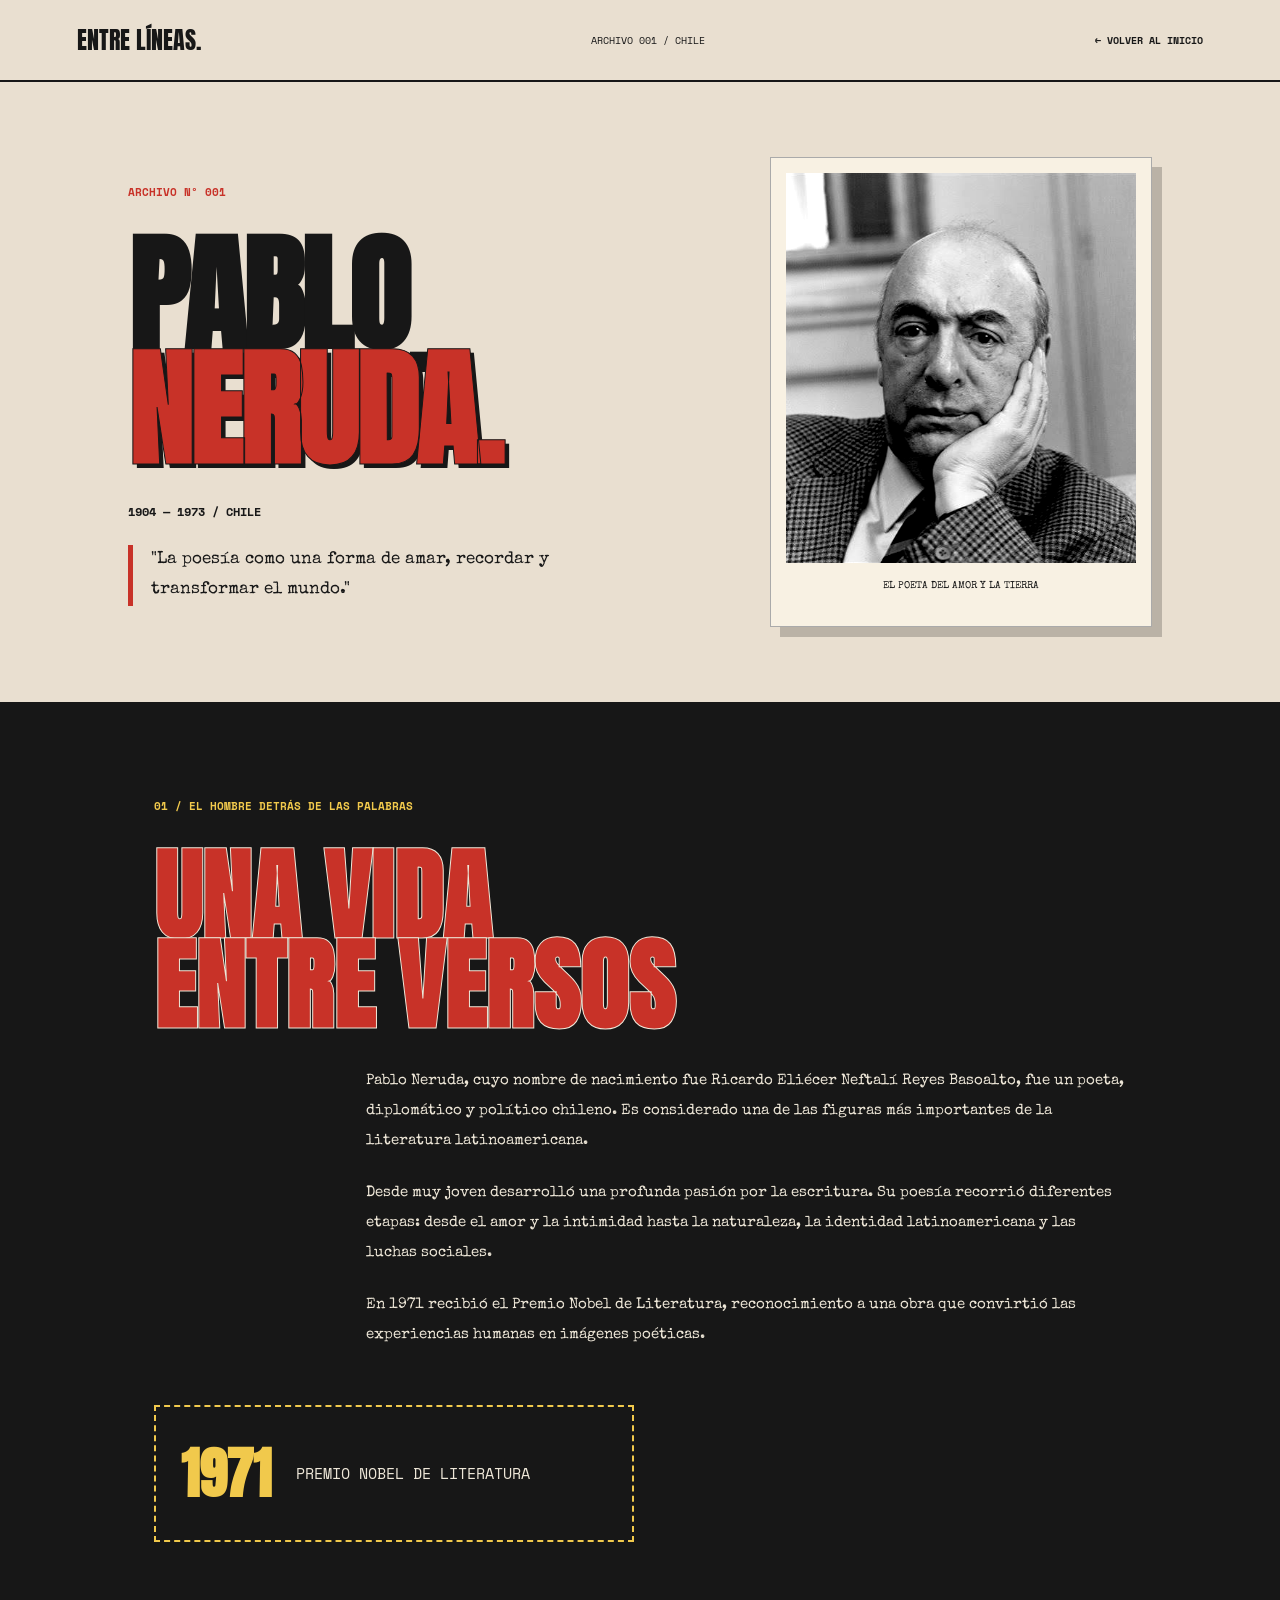
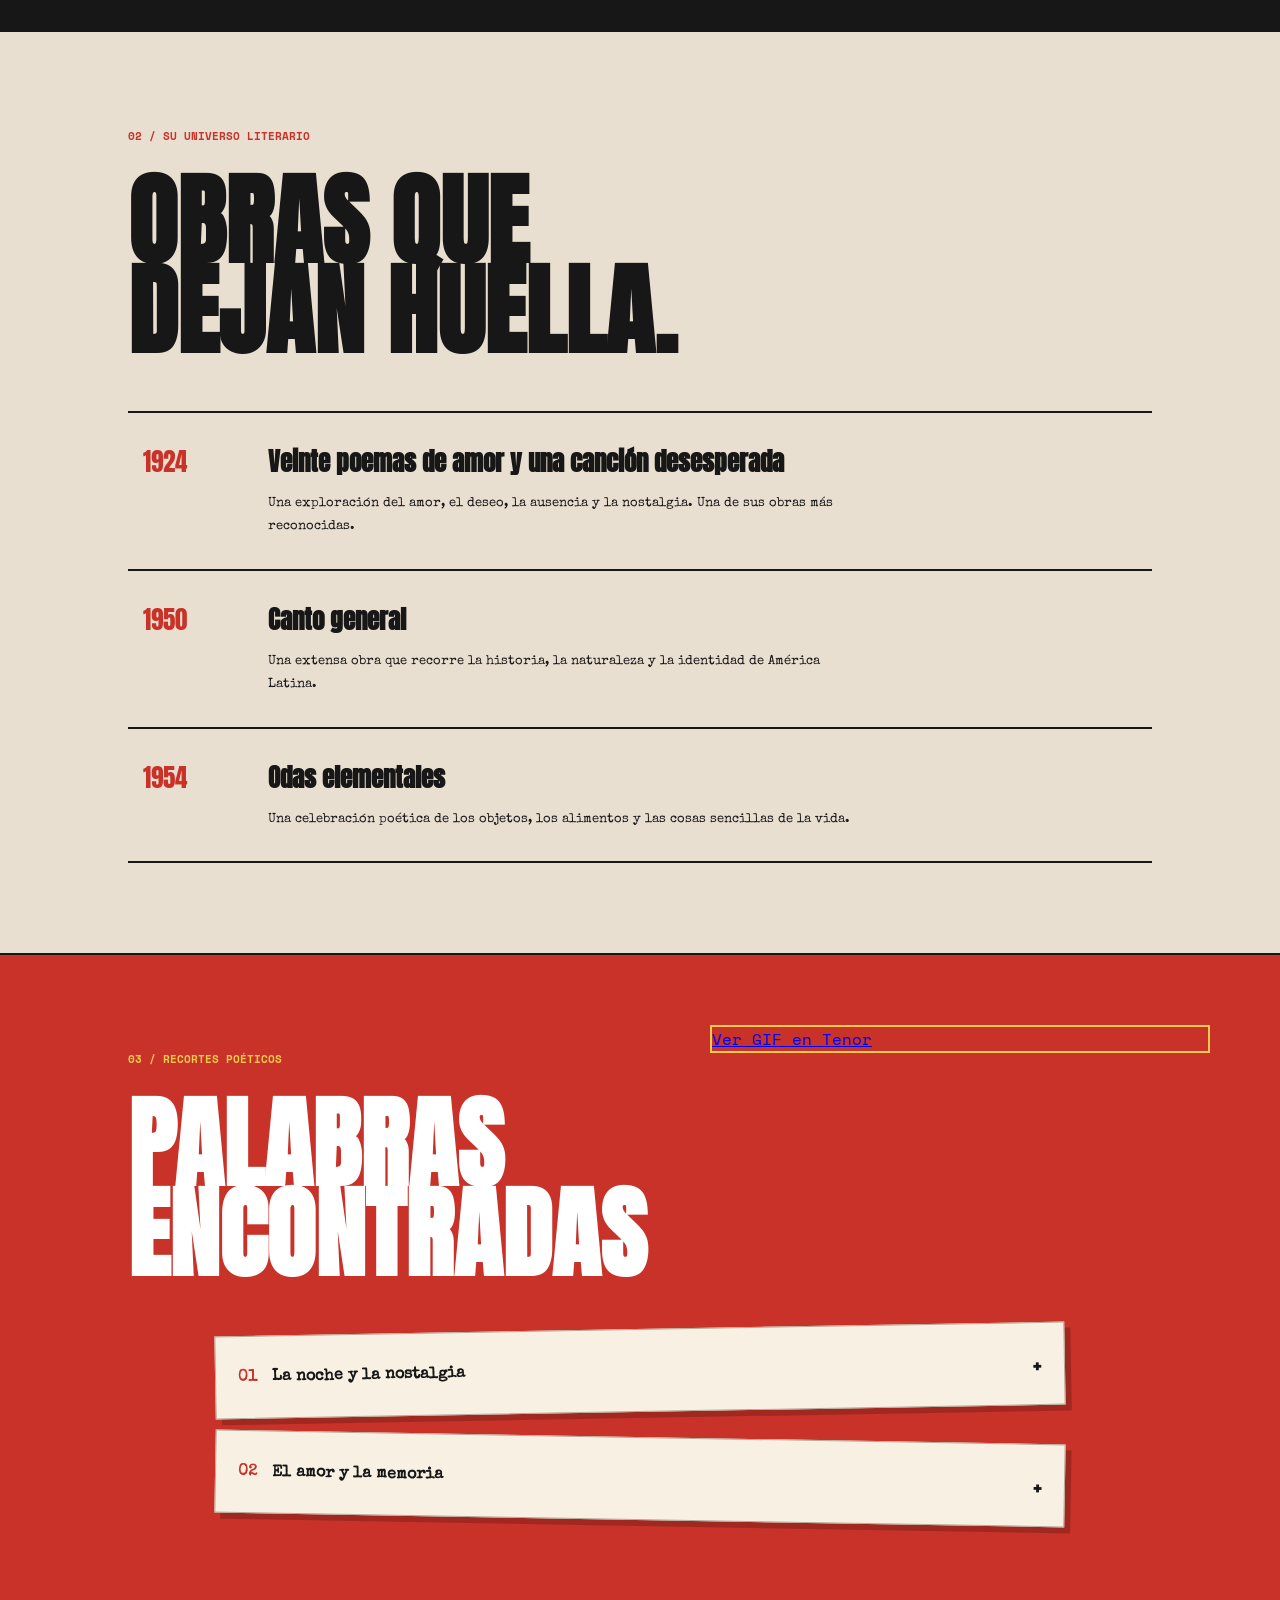
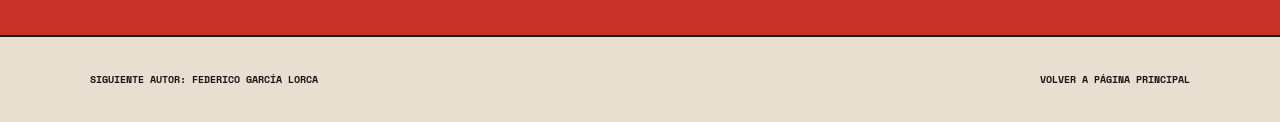
<file: autor1.html>
<!DOCTYPE html>
<html lang="es">
<head>
    <meta charset="UTF-8">
    <meta name="viewport" content="width=device-width, initial-scale=1.0">
    <title>Pablo Neruda | Entre Líneas</title>
    <link rel="stylesheet" href="poetas.css">
    <link href="https://fonts.googleapis.com/css2?family=Special+Elite&family=Anton&family=Permanent+Marker&family=Space+Mono:wght@400;700&display=swap" rel="stylesheet">
  <link
    rel="stylesheet"
    href="https://cdnjs.cloudflare.com/ajax/libs/animate.css/4.1.1/animate.min.css"
  />
</head>

<body class="pagina-poeta neruda">
     <audio autoplay loop>
      <source src="assets/musica.mp3" type="audio/mpeg">
     </audio>

<header class="poeta-header">
    <a href="index.html" class="logo">ENTRE LÍNEAS.</a>
    <span>ARCHIVO 001 / CHILE</span>
    <a href="index.html" class="volver">← VOLVER AL INICIO</a>
</header>

<main>

<section class="poeta">

    <div class="info">
        <span class="numero-archivo">ARCHIVO Nº 001</span>
        <h1 class="animate__animated animate__rotateInDownRight">PABLO_<span>NERUDA.</span></h1>
        <p class="fechas">1904 — 1973 / CHILE</p>
        <p class="frase-intro">
            "La poesía como una forma de amar,
            recordar y transformar el mundo."
        </p>
    </div>

    <div class="foto">
        <img src="assets/autor1.jpeg" alt="Retrato de Pablo Neruda">
        <span class="foto-nota">EL POETA DEL AMOR Y LA TIERRA</span>
    </div>

</section>

<section class="biografia">

    <span class="etiqueta-seccion">01 / EL HOMBRE DETRÁS DE LAS PALABRAS</span>

    <h2>UNA VIDA<br>ENTRE VERSOS</h2>

    <div class="texto-biografia">
        <p>
            Pablo Neruda, cuyo nombre de nacimiento fue
            Ricardo Eliécer Neftalí Reyes Basoalto, fue
            un poeta, diplomático y político chileno.
            Es considerado una de las figuras más importantes
            de la literatura latinoamericana.
        </p>

        <p>
            Desde muy joven desarrolló una profunda pasión
            por la escritura. Su poesía recorrió diferentes
            etapas: desde el amor y la intimidad hasta la
            naturaleza, la identidad latinoamericana y
            las luchas sociales.
        </p>

        <p>
            En 1971 recibió el Premio Nobel de Literatura,
            reconocimiento a una obra que convirtió las
            experiencias humanas en imágenes poéticas.
        </p>
    </div>

    <div class="dato-destacado">
        <strong>1971</strong>
        <span>PREMIO NOBEL DE LITERATURA</span>
    </div>

</section>

<section class="obras">
    <span class="etiqueta-seccion">02 / SU UNIVERSO LITERARIO</span>
    <h2>OBRAS QUE<br>DEJAN HUELLA.</h2>

    <div class="libro">
        <span>1924</span>
        <div>
            <h3>Veinte poemas de amor y una canción desesperada</h3>
            <p>
                Una exploración del amor, el deseo, la ausencia
                y la nostalgia. Una de sus obras más reconocidas.
            </p>
        </div>
    </div>

    <div class="libro">
        <span>1950</span>
        <div>
            <h3>Canto general</h3>
            <p>
                Una extensa obra que recorre la historia,
                la naturaleza y la identidad de América Latina.
            </p>
        </div>
    </div>

    <div class="libro">
        <span>1954</span>
        <div>
            <h3>Odas elementales</h3>
            <p>
                Una celebración poética de los objetos,
                los alimentos y las cosas sencillas de la vida.
            </p>
        </div>
    </div>

</section>

<section class="fragmentos">

    <span class="etiqueta-seccion">03 / RECORTES POÉTICOS</span>
    <h2>PALABRAS<br>ENCONTRADAS</h2>
    <div class="contenedor-gif">
        <div class="tenor-gif-embed"
         data-postid="25629423"
         data-share-method="host"
         data-aspect-ratio="2.38806"
         data-width="100%">
        <a href="https://tenor.com/view/ratatouille-remy-pure-poetry-poetry-perfect-gif-25629423">
            Ver GIF en Tenor
        </a>
        </div>
    </div>
    <details class="recorte-poema">
        <summary>
            <span>01</span>
            <strong>La noche y la nostalgia</strong>
            <span>+</span>
        </summary>
        <div class="contenido-poema">
            <p class="verso">Puedo escribir los versos más tristes esta noche.</p>
            <p>— Pablo Neruda, Poema 20.</p>
            <p>
                Una voz que transforma la ausencia y el recuerdo
                en una experiencia íntima.
            </p>
        </div>
    </details>

    <details class="recorte-poema">
        <summary>
            <span>02</span>
            <strong>El amor y la memoria</strong>
            <span>+</span>
        </summary>
        <div class="contenido-poema">
            <p>
                En su poesía amorosa, Neruda convierte los
                paisajes y las sensaciones en recuerdos.
            </p>
        </div>
    </details>

</section>

    <footer class="pie-poeta">
        <a href="autor2.html">SIGUIENTE AUTOR: FEDERICO GARCÍA LORCA</a>
        <a href="index.html">VOLVER A PÁGINA PRINCIPAL</a>
    </footer>
<script async src="https://tenor.com/embed.js"></script>
</body>
</html>
</file>
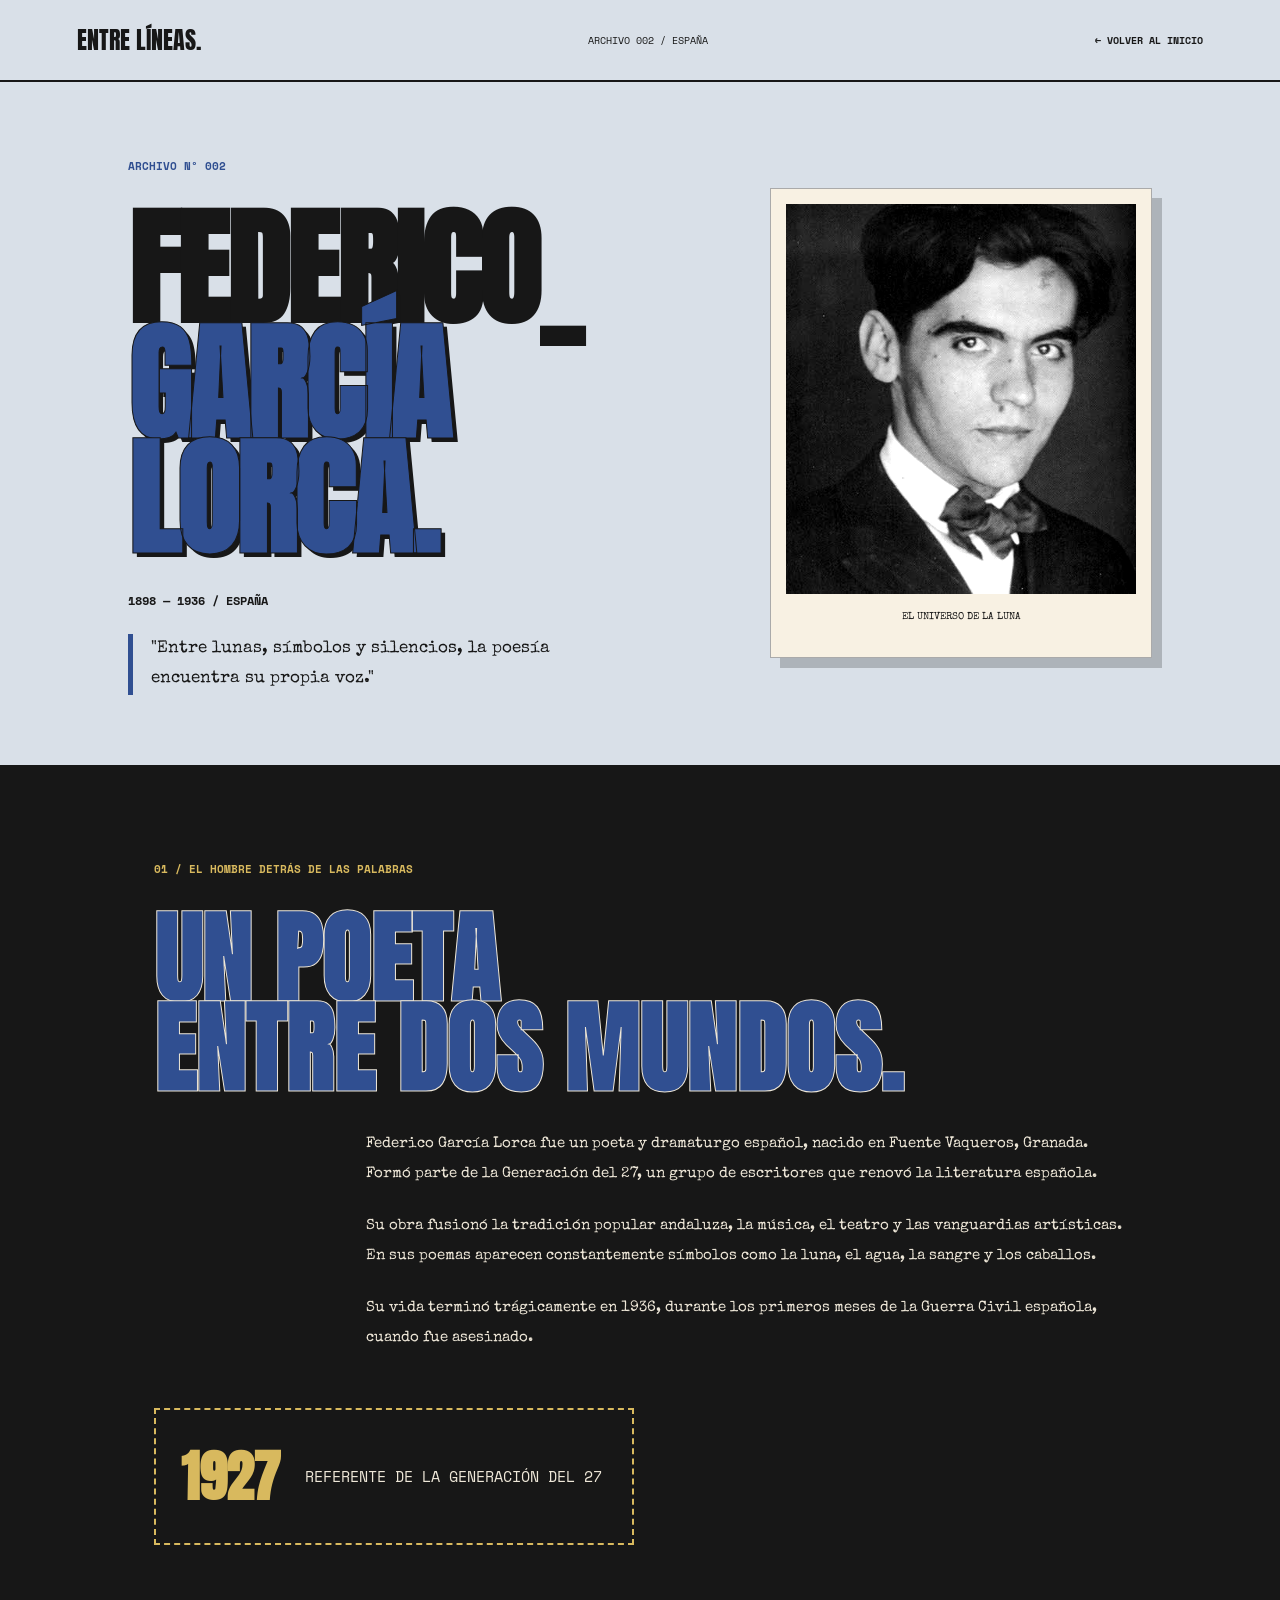
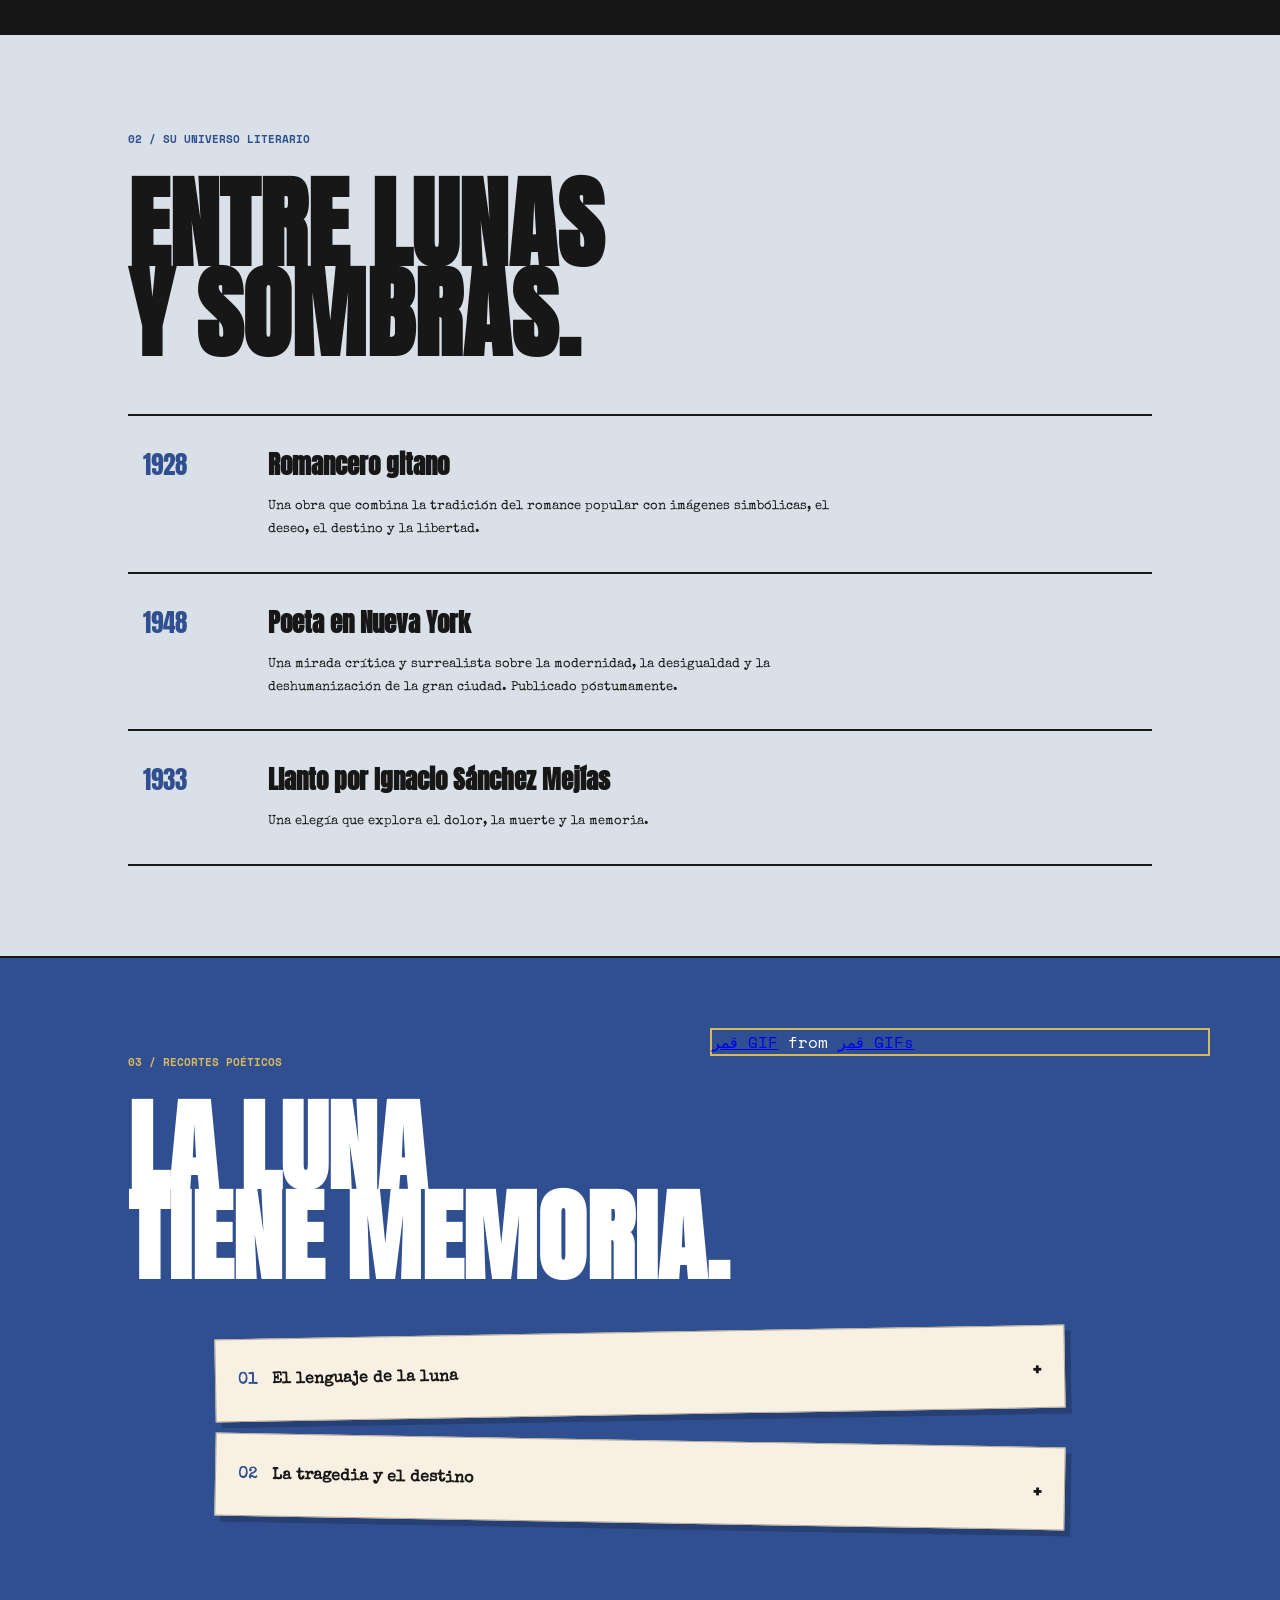
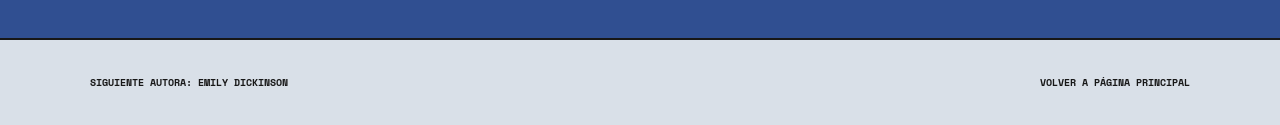
<file: autor2.html>
<!DOCTYPE html>
<html lang="es">
<head>
    <meta charset="UTF-8">
    <meta name="viewport" content="width=device-width, initial-scale=1.0">
    <title>Federico García Lorca | Entre Líneas</title>
    <link rel="stylesheet" href="poetas.css">
    <link href="https://fonts.googleapis.com/css2?family=Special+Elite&family=Anton&family=Permanent+Marker&family=Space+Mono:wght@400;700&display=swap" rel="stylesheet">
  <link
    rel="stylesheet"
    href="https://cdnjs.cloudflare.com/ajax/libs/animate.css/4.1.1/animate.min.css"
  />
</head>

<body class="pagina-poeta lorca">
     <audio autoplay loop>
      <source src="assets/musica.mp3" type="audio/mpeg">
    </audio>

<header class="poeta-header">
    <a href="index.html" class="logo">ENTRE LÍNEAS.</a>
    <span>ARCHIVO 002 / ESPAÑA</span>
    <a href="index.html" class="volver">← VOLVER AL INICIO</a>
</header>

<main>

<section class="poeta">

    <div class="info">
        <span class="numero-archivo">ARCHIVO Nº 002</span>
        <h1 class="animate__animated animate__rotateInDownLeft">FEDERICO_<span>GARCÍA LORCA.</span></h1>
        <p class="fechas">1898 — 1936 / ESPAÑA</p>
        <p class="frase-intro">
            "Entre lunas, símbolos y silencios,
            la poesía encuentra su propia voz."
        </p>
    </div>

    <div class="foto">
        <img src="assets/autor2.jpeg" alt="Retrato de Federico García Lorca">
        <span class="foto-nota">EL UNIVERSO DE LA LUNA</span>
    </div>

</section>

<section class="biografia">

    <span class="etiqueta-seccion">01 / EL HOMBRE DETRÁS DE LAS PALABRAS</span>

    <h2>UN POETA<br>ENTRE DOS MUNDOS.</h2>

    <div class="texto-biografia">
        <p>
            Federico García Lorca fue un poeta y dramaturgo
            español, nacido en Fuente Vaqueros, Granada.
            Formó parte de la Generación del 27, un grupo
            de escritores que renovó la literatura española.
        </p>

        <p>
            Su obra fusionó la tradición popular andaluza,
            la música, el teatro y las vanguardias artísticas.
            En sus poemas aparecen constantemente símbolos
            como la luna, el agua, la sangre y los caballos.
        </p>

        <p>
            Su vida terminó trágicamente en 1936,
            durante los primeros meses de la Guerra Civil
            española, cuando fue asesinado.
        </p>
    </div>

    <div class="dato-destacado">
        <strong>1927</strong>
        <span>REFERENTE DE LA GENERACIÓN DEL 27</span>
    </div>

</section>

<section class="obras">
    <span class="etiqueta-seccion">02 / SU UNIVERSO LITERARIO</span>
    <h2>ENTRE LUNAS<br>Y SOMBRAS.</h2>

    <div class="libro">
        <span>1928</span>
        <div>
            <h3>Romancero gitano</h3>
            <p>
                Una obra que combina la tradición del romance
                popular con imágenes simbólicas, el deseo,
                el destino y la libertad.
            </p>
        </div>
    </div>

    <div class="libro">
        <span>1948</span>
        <div>
            <h3>Poeta en Nueva York</h3>
            <p>
                Una mirada crítica y surrealista sobre la
                modernidad, la desigualdad y la deshumanización
                de la gran ciudad. Publicado póstumamente.
            </p>
        </div>
    </div>

    <div class="libro">
        <span>1933</span>
        <div>
            <h3>Llanto por Ignacio Sánchez Mejías</h3>
            <p>
                Una elegía que explora el dolor, la muerte
                y la memoria.
            </p>
        </div>
    </div>

</section>

<section class="fragmentos">

    <span class="etiqueta-seccion">03 / RECORTES POÉTICOS</span>
    <h2>LA LUNA<br>TIENE MEMORIA.</h2>
    <div class="contenedor-gif">
        <div class="tenor-gif-embed" 
        data-postid="17418910228073388341" 
        data-share-method="host" 
        data-aspect-ratio="1.76596" 
        data-width="100%">
        <a href="https://tenor.com/view/%D9%82%D9%85%D8%B1-gif-17418910228073388341">قمر GIF</a>
        from <a href="https://tenor.com/search/%D9%82%D9%85%D8%B1-gifs">قمر GIFs</a>
    </div> 
    </div>
    <details class="recorte-poema">
        <summary>
            <span>01</span>
            <strong>El lenguaje de la luna</strong>
            <span>+</span>
        </summary>
        <div class="contenido-poema">
            <p class="verso">Verde que te quiero verde</p>
            <p>- Federico García Lorca, Romance sonámbulo</p>
            <p>
                El color se convierte en un símbolo de misterio,
                deseo y tensión.
            </p>
        </div>
    </details>

    <details class="recorte-poema">
        <summary>
            <span>02</span>
            <strong>La tragedia y el destino</strong>
            <span>+</span>
        </summary>
        <div class="contenido-poema">
            <p>
                En su poesía y teatro, Lorca explora los conflictos
                entre los deseos individuales y las normas sociales.
            </p>
        </div>
    </details>

</section>

    <footer class="pie-poeta">
        <a href="autor3.html">SIGUIENTE AUTORA: EMILY DICKINSON</a>
        <a href="index.html">VOLVER A PÁGINA PRINCIPAL</a>
    </footer>
<script async src="https://tenor.com/embed.js"></script>
</body>
</html>
</file>
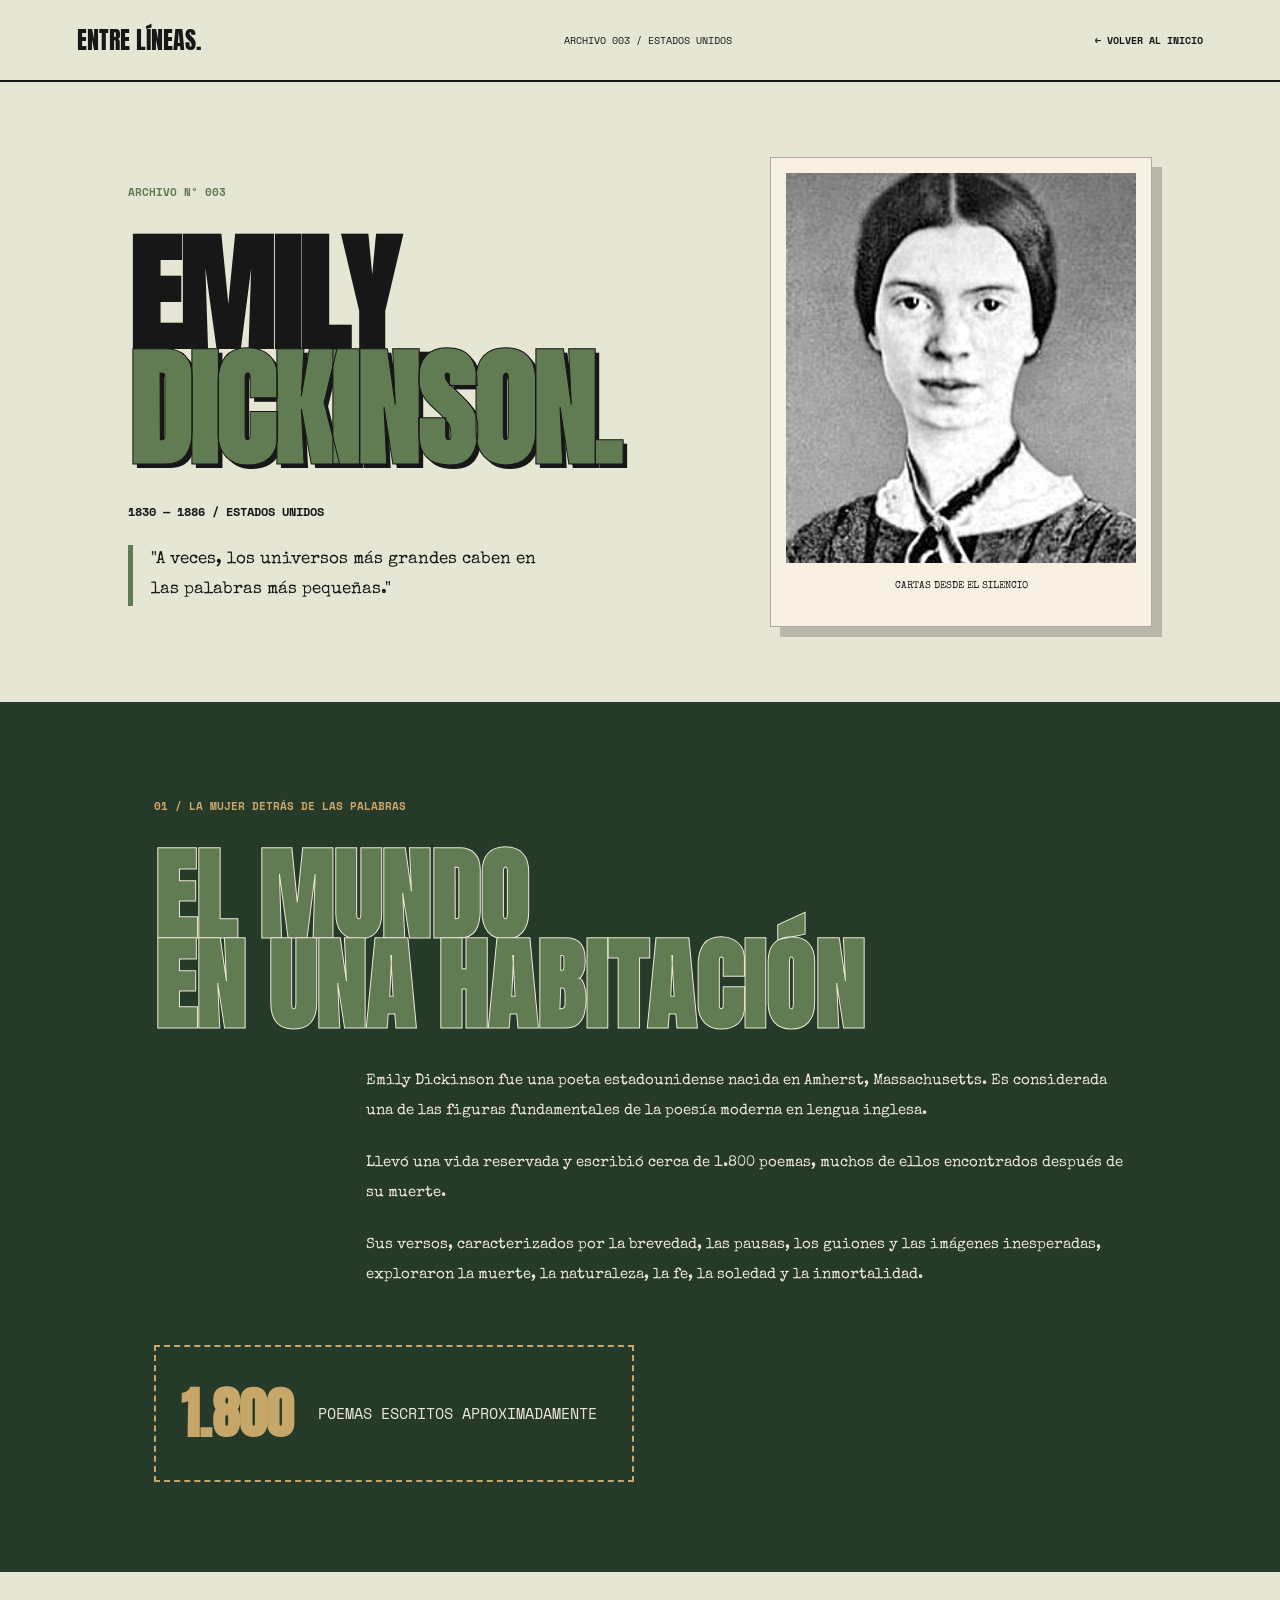
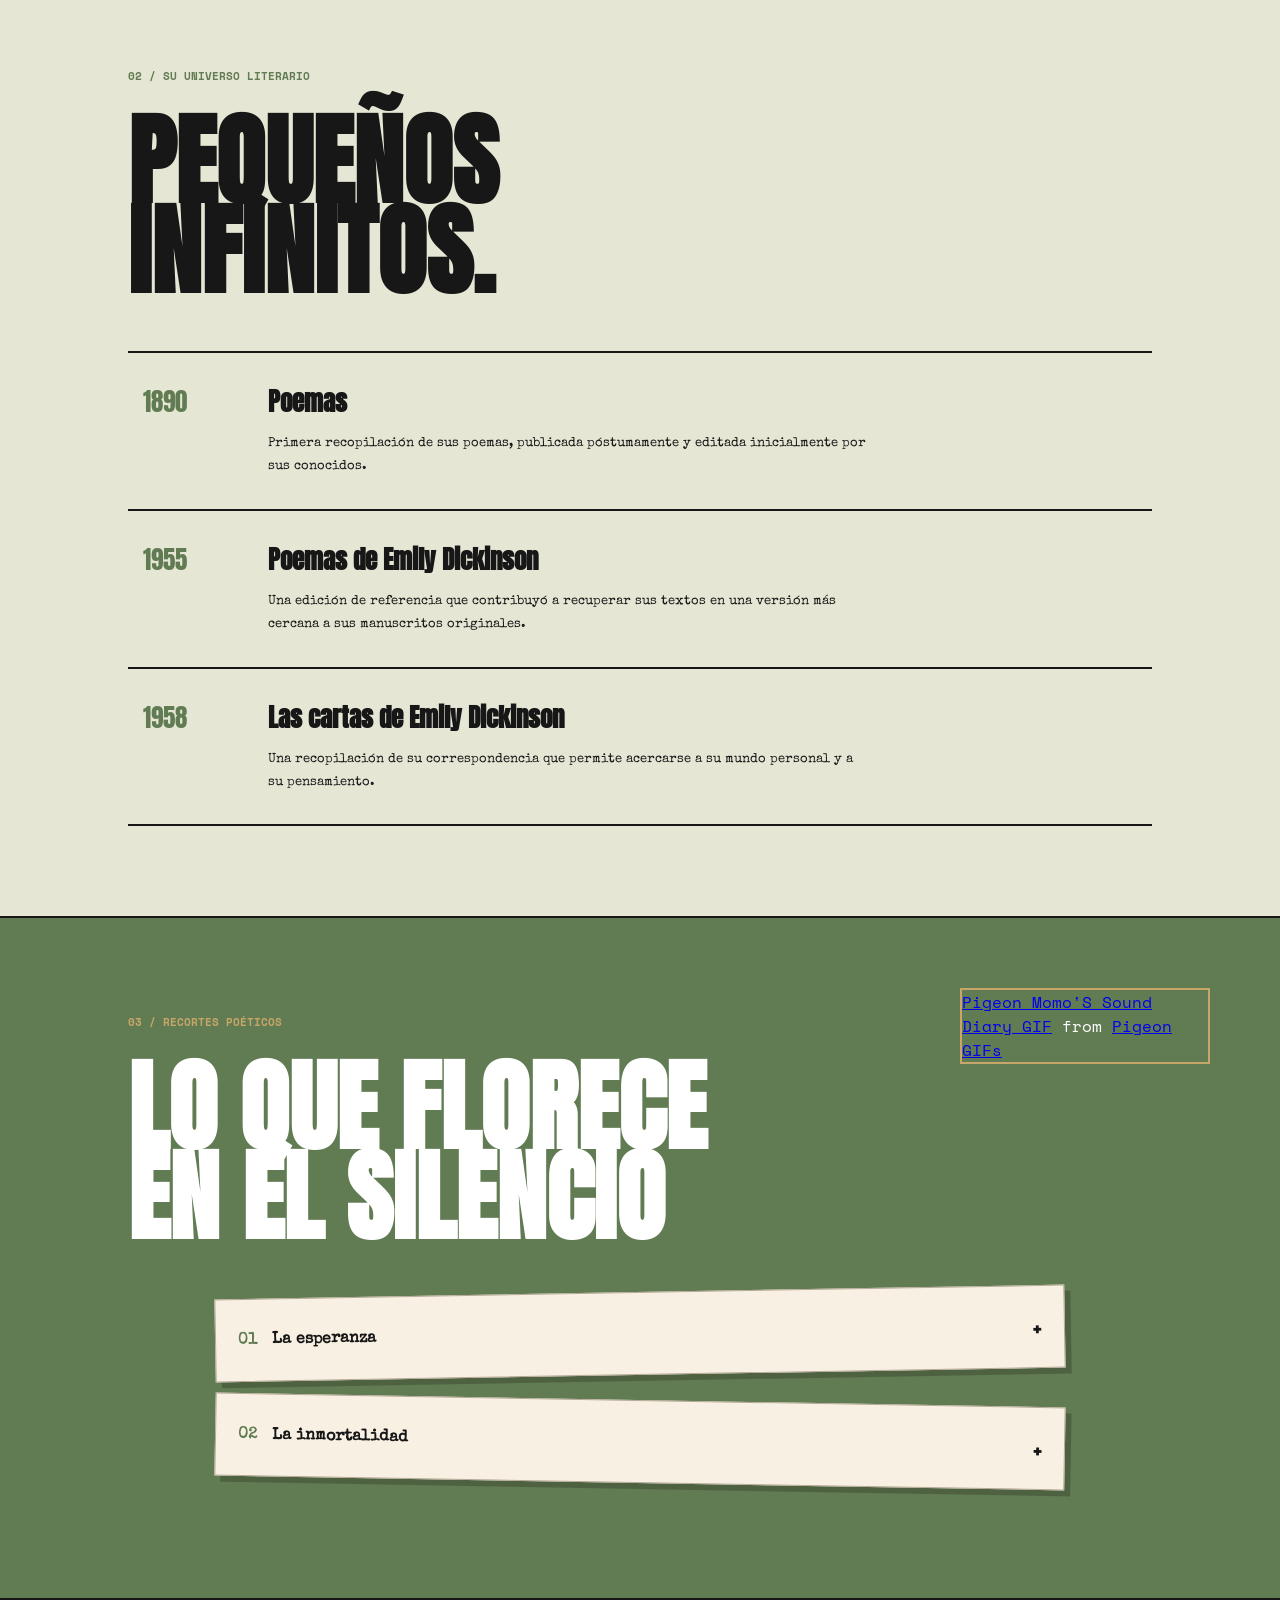
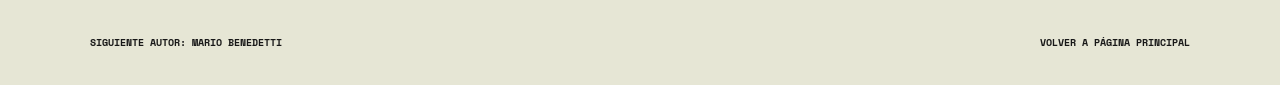
<file: autor3.html>
<!DOCTYPE html>
<html lang="es">
<head>
    <meta charset="UTF-8">
    <meta name="viewport" content="width=device-width, initial-scale=1.0">
    <title>Emily Dickinson | Entre Líneas</title>
    <link rel="stylesheet" href="poetas.css">
    <link href="https://fonts.googleapis.com/css2?family=Special+Elite&family=Anton&family=Permanent+Marker&family=Space+Mono:wght@400;700&display=swap" rel="stylesheet">
  <link
    rel="stylesheet"
    href="https://cdnjs.cloudflare.com/ajax/libs/animate.css/4.1.1/animate.min.css"
  />
</head>

<body class="pagina-poeta dickinson">
     <audio autoplay loop>
      <source src="assets/musica.mp3" type="audio/mpeg">
    </audio>

<header class="poeta-header">
    <a href="index.html" class="logo">ENTRE LÍNEAS.</a>
    <span>ARCHIVO 003 / ESTADOS UNIDOS</span>
    <a href="index.html" class="volver">← VOLVER AL INICIO</a>
</header>

<main>

<section class="poeta">

    <div class="info">
        <span class="numero-archivo">ARCHIVO Nº 003</span>
        <h1 class="animate__animated animate__rotateInUpRigth">EMILY_<span>DICKINSON.</span></h1>
        <p class="fechas">1830 — 1886 / ESTADOS UNIDOS</p>
        <p class="frase-intro">
            "A veces, los universos más grandes
            caben en las palabras más pequeñas."
        </p>
    </div>

    <div class="foto">
        <img src="assets/autor3.jpeg" alt="Retrato de Emily Dickinson">
        <span class="foto-nota">CARTAS DESDE EL SILENCIO</span>
    </div>

</section>

<section class="biografia">

    <span class="etiqueta-seccion">01 / LA MUJER DETRÁS DE LAS PALABRAS</span>

    <h2>EL MUNDO<br>EN UNA HABITACIÓN</h2>

    <div class="texto-biografia">
        <p>
            Emily Dickinson fue una poeta estadounidense
            nacida en Amherst, Massachusetts. Es considerada
            una de las figuras fundamentales de la poesía
            moderna en lengua inglesa.
        </p>

        <p>
            Llevó una vida reservada y escribió cerca de
            1.800 poemas, muchos de ellos encontrados
            después de su muerte.
        </p>

        <p>
            Sus versos, caracterizados por la brevedad,
            las pausas, los guiones y las imágenes inesperadas,
            exploraron la muerte, la naturaleza, la fe,
            la soledad y la inmortalidad.
        </p>
    </div>

    <div class="dato-destacado">
        <strong>1.800</strong>
        <span>POEMAS ESCRITOS APROXIMADAMENTE</span>
    </div>

</section>

<section class="obras">
    <span class="etiqueta-seccion">02 / SU UNIVERSO LITERARIO</span>
    <h2>PEQUEÑOS<br>INFINITOS.</h2>

    <div class="libro">
        <span>1890</span>
        <div>
            <h3>Poemas</h3>
            <p>
                Primera recopilación de sus poemas,
                publicada póstumamente y editada
                inicialmente por sus conocidos.
            </p>
        </div>
    </div>

    <div class="libro">
        <span>1955</span>
        <div>
            <h3>Poemas de Emily Dickinson</h3>
            <p>
                Una edición de referencia que contribuyó
                a recuperar sus textos en una versión
                más cercana a sus manuscritos originales.
            </p>
        </div>
    </div>

    <div class="libro">
        <span>1958</span>
        <div>
            <h3>Las cartas de Emily Dickinson</h3>
            <p>
                Una recopilación de su correspondencia
                que permite acercarse a su mundo personal
                y a su pensamiento.
            </p>
        </div>
    </div>

</section>

<section class="fragmentos">

    <span class="etiqueta-seccion">03 / RECORTES POÉTICOS</span>
    <h2>LO QUE FLORECE<br>EN EL SILENCIO</h2>
    <div class="contenedor-gif" id="gifvertical">
        <div class="tenor-gif-embed" 
        data-postid="8666142234611508442" 
        data-share-method="host" 
        data-aspect-ratio="0.899598" 
        data-width="100%">
        <a href="https://tenor.com/view/pigeon-momo%27s-sound-diary-momo%27s-video-diary-pigeons-cute-pigeon-gif-8666142234611508442">Pigeon Momo&#39;S Sound Diary GIF</a>
        from <a href="https://tenor.com/search/pigeon-gifs">Pigeon GIFs</a>
    </div> 
    </div> 
    </div>
    <details class="recorte-poema">
        <summary>
            <span>01</span>
            <strong>La esperanza</strong>
            <span>+</span>
        </summary>
        <div class="contenido-poema">
            <p class="verso">“Hope” is the thing with feathers —</p>
            <p>- Emily Dickinson, poema 254.</p>
            <p>
                La esperanza aparece representada como un pájaro
                que permanece incluso en los momentos difíciles.
            </p>
        </div>
    </details>

    <details class="recorte-poema">
        <summary>
            <span>02</span>
            <strong>La inmortalidad</strong>
            <span>+</span>
        </summary>
        <div class="contenido-poema">
            <p>
                Dickinson convirtió las preguntas sobre la muerte
                y la existencia en pequeñas exploraciones
                de la conciencia humana.
            </p>
        </div>
    </details>

</section>

    <footer class="pie-poeta">
        <a href="autor4.html">SIGUIENTE AUTOR: MARIO BENEDETTI</a>
        <a href="index.html">VOLVER A PÁGINA PRINCIPAL</a>
    </footer>
<script async src="https://tenor.com/embed.js"></script>
</body>
</html>
</file>
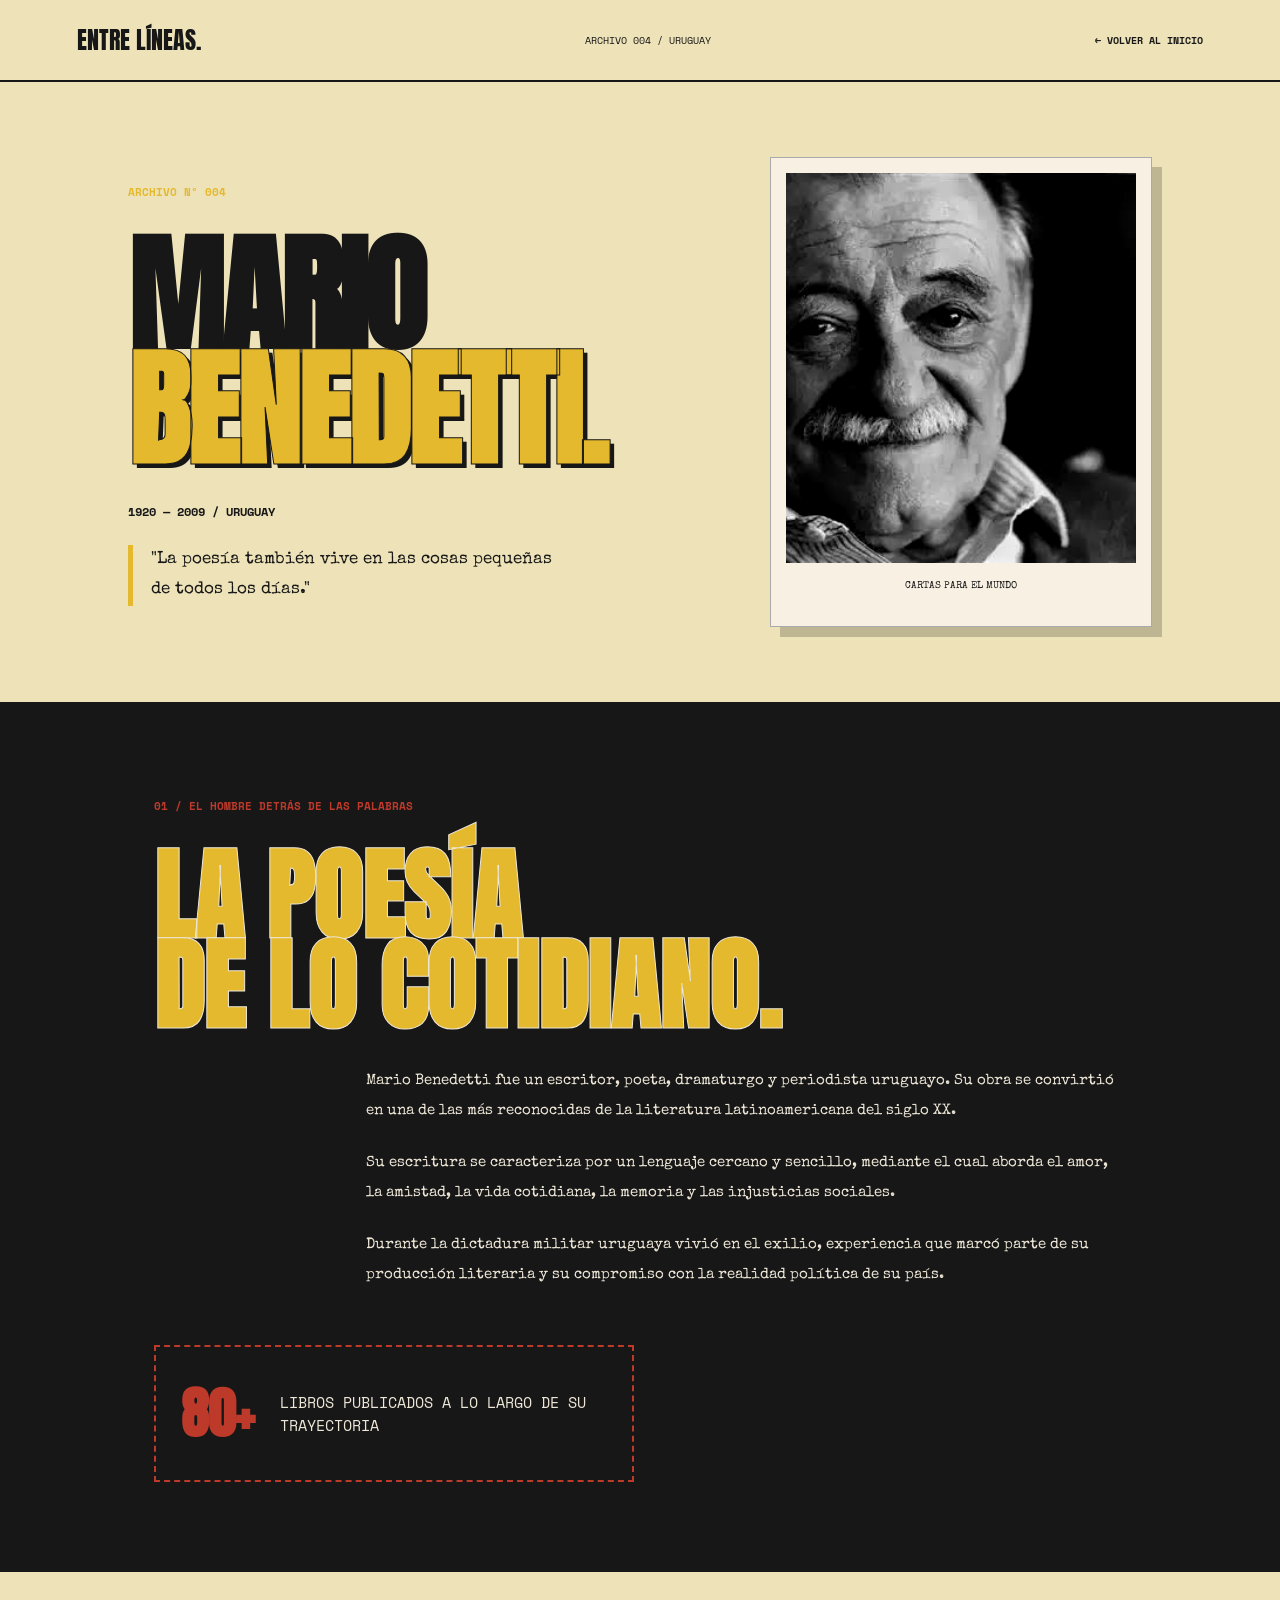
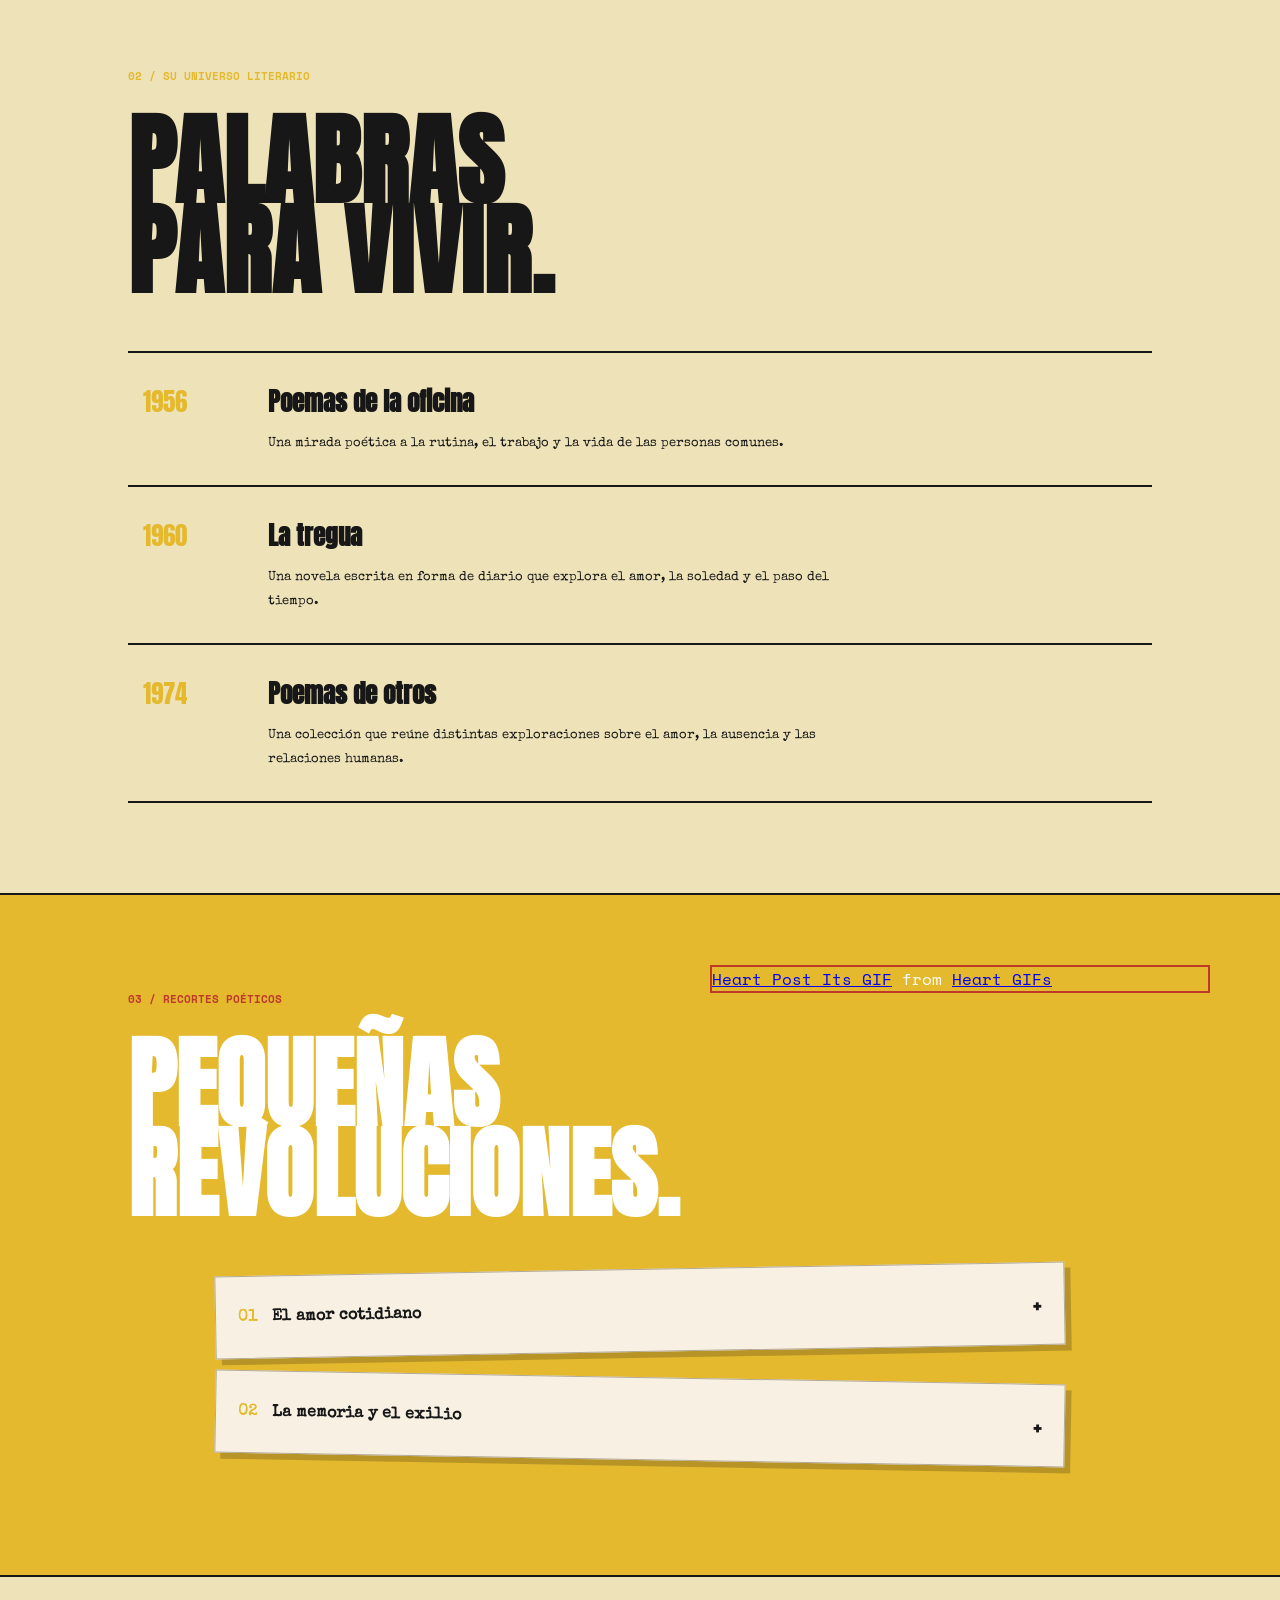
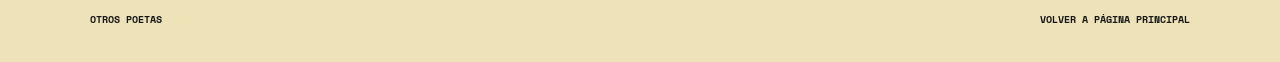
<file: autor4.html>
<!DOCTYPE html>
<html lang="es">
<head>
    <meta charset="UTF-8">
    <meta name="viewport" content="width=device-width, initial-scale=1.0">
    <title>Mario Benedetti | Entre Líneas</title>
    <link rel="stylesheet" href="poetas.css">
    <link href="https://fonts.googleapis.com/css2?family=Special+Elite&family=Anton&family=Permanent+Marker&family=Space+Mono:wght@400;700&display=swap" rel="stylesheet">
  <link
    rel="stylesheet"
    href="https://cdnjs.cloudflare.com/ajax/libs/animate.css/4.1.1/animate.min.css"
  />
</head>

<body class="pagina-poeta benedetti">
     <audio autoplay loop>
      <source src="assets/musica.mp3" type="audio/mpeg">
    </audio>

<header class="poeta-header">
    <a href="index.html" class="logo">ENTRE LÍNEAS.</a>
    <span>ARCHIVO 004 / URUGUAY</span>
    <a href="index.html" class="volver">← VOLVER AL INICIO</a>
</header>

<main>

<section class="poeta">

    <div class="info">
        <span class="numero-archivo">ARCHIVO Nº 004</span>
        <h1 class="animate__animated animate__rotateInUpLeft">MARIO_<span>BENEDETTI.</span></h1>
        <p class="fechas">1920 — 2009 / URUGUAY</p>
        <p class="frase-intro">
             "La poesía también vive en las cosas
            pequeñas de todos los días."
        </p>
    </div>

    <div class="foto">
        <img src="assets/autor4.jpeg" alt="Retrato de Mario Benedetti">
        <span class="foto-nota">CARTAS PARA EL MUNDO</span>
    </div>

</section>

<section class="biografia">

    <span class="etiqueta-seccion">01 / EL HOMBRE DETRÁS DE LAS PALABRAS</span>

    <h2>LA POESÍA<br>DE LO COTIDIANO.</h2>

    <div class="texto-biografia">
        <p>
            Mario Benedetti fue un escritor, poeta,
            dramaturgo y periodista uruguayo. Su obra
            se convirtió en una de las más reconocidas
            de la literatura latinoamericana del siglo XX.
        </p>

        <p>
            Su escritura se caracteriza por un lenguaje
            cercano y sencillo, mediante el cual aborda
            el amor, la amistad, la vida cotidiana,
            la memoria y las injusticias sociales.
        </p>

        <p>
            Durante la dictadura militar uruguaya vivió
            en el exilio, experiencia que marcó parte
            de su producción literaria y su compromiso
            con la realidad política de su país.
        </p>
    </div>

    <div class="dato-destacado">
        <strong>80+</strong>
        <span>LIBROS PUBLICADOS A LO LARGO DE SU TRAYECTORIA</span>
    </div>

</section>

<section class="obras">
    <span class="etiqueta-seccion">02 / SU UNIVERSO LITERARIO</span>
    <h2>PALABRAS<br>PARA VIVIR.</h2>

    <div class="libro">
        <span>1956</span>
        <div>
            <h3>Poemas de la oficina</h3>
            <p>
                Una mirada poética a la rutina, el trabajo
                y la vida de las personas comunes.
            </p>
        </div>
    </div>

    <div class="libro">
        <span>1960</span>
        <div>
            <h3>La tregua</h3>
            <p>
                Una novela escrita en forma de diario
                que explora el amor, la soledad y el paso
                del tiempo.
            </p>
        </div>
    </div>

    <div class="libro">
        <span>1974</span>
        <div>
            <h3>Poemas de otros</h3>
            <p>
                Una colección que reúne distintas
                exploraciones sobre el amor, la ausencia
                y las relaciones humanas.
            </p>
        </div>
    </div>

</section>

<section class="fragmentos">

    <span class="etiqueta-seccion">03 / RECORTES POÉTICOS</span>
    <h2>PEQUEÑAS<br>REVOLUCIONES.</h2>
    <div class="contenedor-gif">
        <div class="tenor-gif-embed" 
        data-postid="6151662" 
        data-share-method="host" 
        data-aspect-ratio="1.78571" 
        data-width="100%">
        <a href="https://tenor.com/view/heart-post-its-love-gif-6151662">Heart Post Its GIF</a>
        from <a href="https://tenor.com/search/heart-gifs">Heart GIFs</a>
    </div> 
    </div>
    <details class="recorte-poema">
        <summary>
            <span>01</span>
            <strong>El amor cotidiano</strong>
            <span>+</span>
        </summary>
        <div class="contenido-poema">
            <p class="verso">Mi táctica es mirarte.</p>
            <p>- Mario Benedetti, Táctica y estrategia.</p>
            <p>
               El amor aparece como una construcción cotidiana
               hecha de pequeños gestos y complicidades.
            </p>
        </div>
    </details>

    <details class="recorte-poema">
        <summary>
            <span>02</span>
            <strong>La memoria y el exilio</strong>
            <span>+</span>
        </summary>
        <div class="contenido-poema">
            <p>
                Su escritura también reflexiona sobre
                la distancia, la identidad y la esperanza
                frente a las dificultades políticas y sociales.
            </p>
        </div>
    </details>

</section>

    <footer class="pie-poeta">
        <a href="otrospoetas.html">OTROS POETAS</a>
        <a href="index.html">VOLVER A PÁGINA PRINCIPAL</a>
    </footer>
<script async src="https://tenor.com/embed.js"></script>
</body>
</html>
</file>
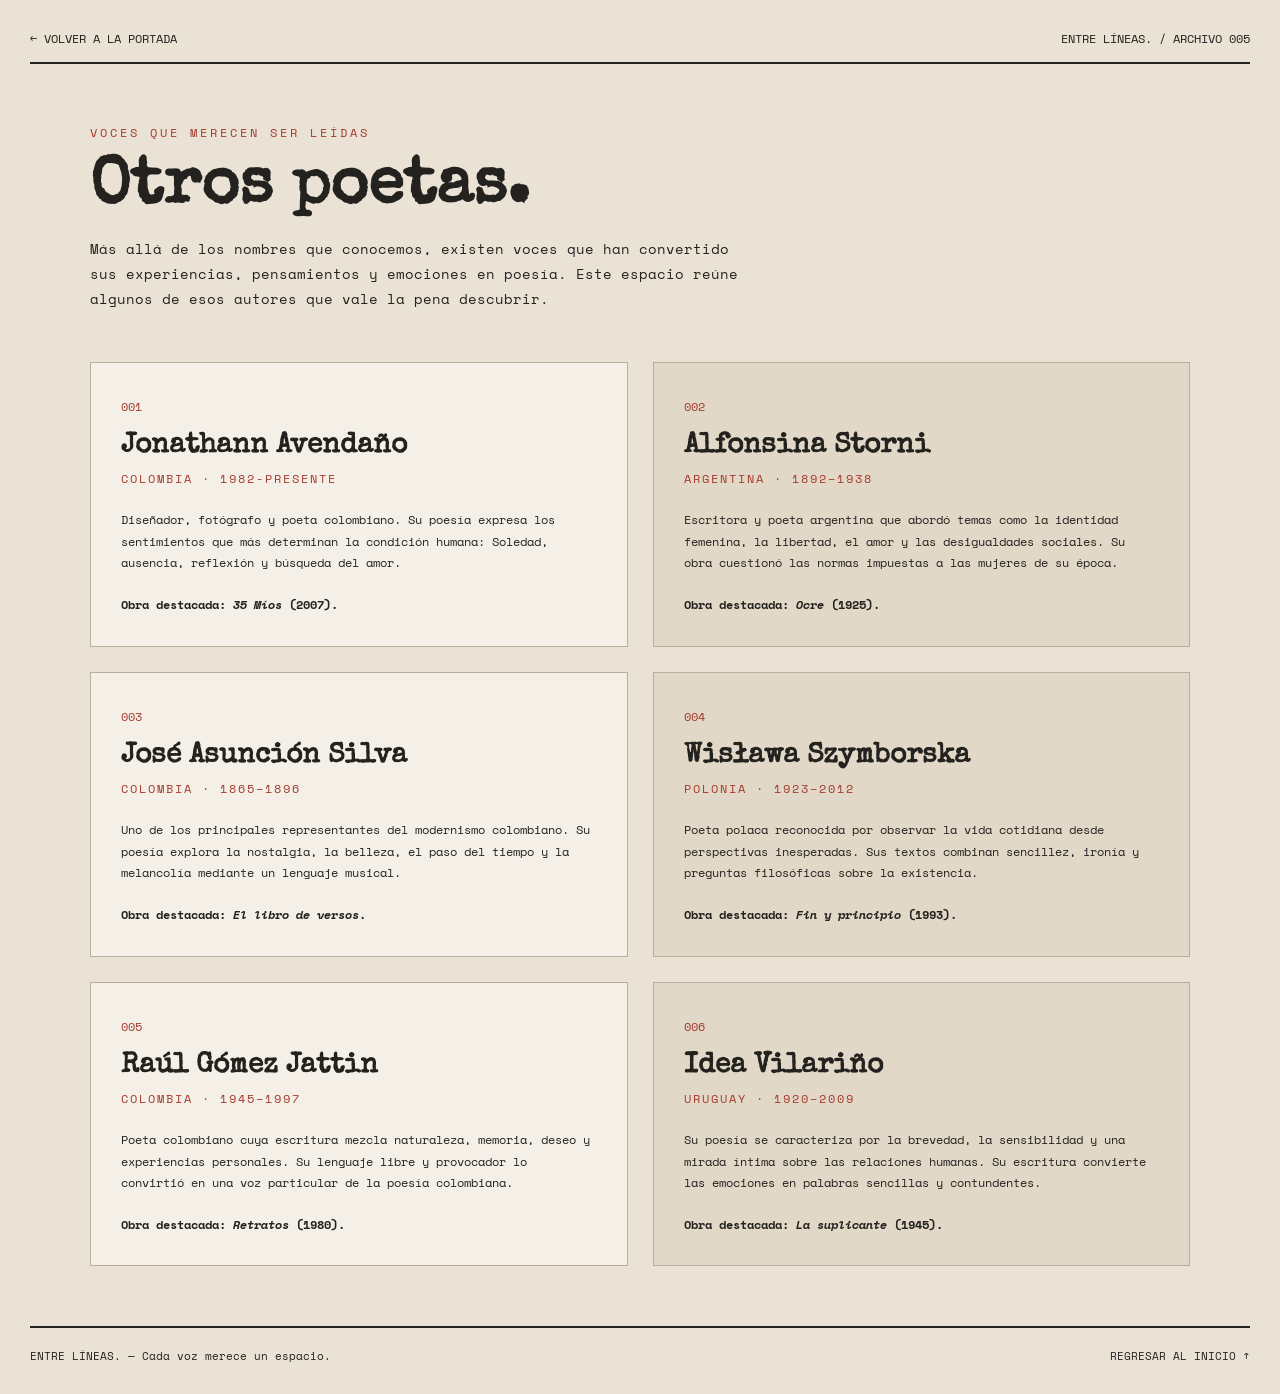
<file: otrospoetas.html>
<!DOCTYPE html>
<html lang="es">
<head>
    <meta charset="UTF-8">
    <meta name="viewport" content="width=device-width, initial-scale=1.0">
    <title>Otros poetas | Entre Líneas</title>
    <link rel="stylesheet" href="otrospoetas.css">

    <link href="https://fonts.googleapis.com/css2?family=Special+Elite&family=Space+Mono:wght@400;700&display=swap" rel="stylesheet">
</head>

<body>

    <header class="encabezado-otros">
        <a href="index.html">← VOLVER A LA PORTADA</a>
        <span>ENTRE LÍNEAS. / ARCHIVO 005</span>
    </header>

    <main class="contenido-otros">

        <section class="introduccion-otros">
            <p class="etiqueta">VOCES QUE MERECEN SER LEÍDAS</p>
            <h1>Otros poetas.</h1>
            <p>
                Más allá de los nombres que conocemos, existen voces
                que han convertido sus experiencias, pensamientos y
                emociones en poesía. Este espacio reúne algunos de
                esos autores que vale la pena descubrir.
            </p>
        </section>

        <section class="rejilla-poetas">

            <article class="bloque-poeta">
                <span class="numero">001</span>
                <h2>Jonathann Avendaño</h2>
                <p class="pais">COLOMBIA · 1982-PRESENTE</p>
                <p>
                    Diseñador, fotógrafo y poeta colombiano. Su 
                    poesía expresa los sentimientos que más 
                    determinan la condición humana: Soledad, 
                    ausencia, reflexión y búsqueda del amor.
                </p>
                <p class="obra">Obra destacada: <em>35 Míos</em> (2007).</p>
            </article>

            <article class="bloque-poeta">
                <span class="numero">002</span>
                <h2>Alfonsina Storni</h2>
                <p class="pais">ARGENTINA · 1892–1938</p>
                <p>
                    Escritora y poeta argentina que abordó temas
                    como la identidad femenina, la libertad, el
                    amor y las desigualdades sociales. Su obra
                    cuestionó las normas impuestas a las mujeres
                    de su época.
                </p>
                <p class="obra">Obra destacada: <em>Ocre</em> (1925).</p>
            </article>

            <article class="bloque-poeta">
                <span class="numero">003</span>
                <h2>José Asunción Silva</h2>
                <p class="pais">COLOMBIA · 1865–1896</p>
                <p>
                    Uno de los principales representantes del
                    modernismo colombiano. Su poesía explora la
                    nostalgia, la belleza, el paso del tiempo y
                    la melancolía mediante un lenguaje musical.
                </p>
                <p class="obra">Obra destacada: <em>El libro de versos</em>.</p>
            </article>

            <article class="bloque-poeta">
                <span class="numero">004</span>
                <h2>Wisława Szymborska</h2>
                <p class="pais">POLONIA · 1923–2012</p>
                <p>
                    Poeta polaca reconocida por observar la vida
                    cotidiana desde perspectivas inesperadas.
                    Sus textos combinan sencillez, ironía y
                    preguntas filosóficas sobre la existencia.
                </p>
                <p class="obra">Obra destacada: <em>Fin y principio</em> (1993).</p>
            </article>

            <article class="bloque-poeta">
                <span class="numero">005</span>
                <h2>Raúl Gómez Jattin</h2>
                <p class="pais">COLOMBIA · 1945–1997</p>
                <p>
                    Poeta colombiano cuya escritura mezcla
                    naturaleza, memoria, deseo y experiencias
                    personales. Su lenguaje libre y provocador
                    lo convirtió en una voz particular de la
                    poesía colombiana.
                </p>
                <p class="obra">Obra destacada: <em>Retratos</em> (1980).</p>
            </article>

            <article class="bloque-poeta">
                <span class="numero">006</span>
                <h2>Idea Vilariño</h2>
                <p class="pais">URUGUAY · 1920–2009</p>
                <p>
                    Su poesía se caracteriza por la brevedad,
                    la sensibilidad y una mirada íntima sobre
                    las relaciones humanas. Su escritura
                    convierte las emociones en palabras
                    sencillas y contundentes.
                </p>
                <p class="obra">Obra destacada: <em>La suplicante</em> (1945).</p>
            </article>

        </section>

    </main>

    <footer class="pie-otros">
        <p>ENTRE LÍNEAS. — Cada voz merece un espacio.</p>
        <a href="index.html">REGRESAR AL INICIO ↑</a>
    </footer>

</body>
</html>
</file>
<file: poetas.css>
* {
    margin: 0;
    padding: 0;
    box-sizing: border-box;
}


body {
    font-family: 'Space Mono', monospace;
    background: var(--fondo);
    color: var(--negro);
    overflow-x: hidden;
}

:root {
    --negro: #171717;
    --crema: #eee7d8;
    --papel: #f8f1e3;
}


.neruda {
    --fondo: #e9dfd0;
    --principal: #c83228;
    --secundario: #171717;
    --contraste: #f1c94c;
}

.lorca {
    --fondo: #d9e0e8;
    --principal: #304f91;
    --secundario: #171717;
    --contraste: #d8b95e;
}

.dickinson {
    --fondo: #e6e6d5;
    --principal: #617b52;
    --secundario: #253a29;
    --contraste: #c7a66a;
}

.benedetti {
    --fondo: #eee3b8;
    --principal: #e4b92e;
    --secundario: #171717;
    --contraste: #bd3a2b;
}

.poeta-header {
    padding: 22px 6%;
    display: flex;
    justify-content: space-between;
    align-items: center;
    gap: 15px;
    border-bottom: 2px solid var(--negro);
}

.poeta-header .logo {
    font-family: 'Anton', sans-serif;
    font-size: 24px;
    text-decoration: none;
    color: var(--negro);
}

.poeta-header span {
    font-size: 10px;
}

.volver {
    color: var(--negro);
    font-size: 10px;
    font-weight: bold;
    text-decoration: none;
}

.volver:hover {
    color: var(--principal);
}

.poeta-header {
    padding: 22px 6%;
    display: flex;
    justify-content: space-between;
    align-items: center;
    gap: 15px;
    border-bottom: 2px solid var(--negro);
}

.poeta-header .logo {
    font-family: 'Anton', sans-serif;
    font-size: 24px;
    text-decoration: none;
    color: var(--negro);
}

.poeta-header span {
    font-size: 10px;
}

.volver {
    color: var(--negro);
    font-size: 10px;
    font-weight: bold;
    text-decoration: none;
}

.volver:hover {
    color: var(--principal);
}

.poeta {
    min-height: 620px;
    padding: 70px 10%;
    display: grid;
    grid-template-columns: 1.2fr 0.8fr;
    gap: 70px;
    align-items: center;
    position: relative;
    overflow: hidden;
}

.numero-archivo,
.etiqueta-seccion {
    font-size: 11px;
    font-weight: bold;
    color: var(--principal);
}

.info h1 {
    font-family: 'Anton', sans-serif;
    font-size: clamp(65px, 10vw, 130px);
    line-height: 0.9;
    margin: 35px 0;
    letter-spacing: -3px;
}

.info h1 span {
    color: var(--principal);
    display: block;
    -webkit-text-stroke: 1px var(--negro);
    text-shadow: 4px 4px var(--negro);
}

.fechas {
    font-size: 12px;
    font-weight: bold;
    margin-bottom: 25px;
}

.frase-intro {
    font-family: 'Special Elite', monospace;
    font-size: 17px;
    max-width: 430px;
    line-height: 1.8;
    border-left: 5px solid var(--principal);
    padding-left: 18px;
}

.foto {
    position: relative;
    background: var(--papel);
    padding: 15px 15px 35px;
    border: 1px solid #aaa;
    transform: rotate(3deg);
    box-shadow: 10px 10px rgba(0,0,0,0.2);
}

.foto img {
    display: block;
    width: 100%;
    height: 390px;
    object-fit: cover;
    filter: grayscale(100%) contrast(1.1);
}

.foto-nota {
    display: block;
    font-size: 10px;
    text-align: center;
    margin-top: 18px;
    font-family: 'Special Elite', monospace;
}

.biografia {
    padding: 90px 12%;
    background: var(--secundario);
    color: var(--crema);
    position: relative;
}

.biografia .etiqueta-seccion {
    color: var(--contraste);
}

.biografia h2 {
    font-family: 'Anton', sans-serif;
    font-size: clamp(55px, 8vw, 100px);
    line-height: 0.9;
    margin: 35px 0;
    color: var(--principal);
    -webkit-text-stroke: 1px var(--crema);
}

.texto-biografia {
    max-width: 760px;
    margin-left: auto;
    font-family: 'Special Elite', monospace;
    font-size: 15px;
    line-height: 2;
}

.texto-biografia p {
    margin-bottom: 22px;
}

.dato-destacado {
    margin-top: 55px;
    padding: 25px;
    border: 2px dashed var(--contraste);
    display: flex;
    align-items: center;
    gap: 25px;
    max-width: 480px;
}

.dato-destacado strong {
    font-family: 'Anton', sans-serif;
    font-size: 55px;
    color: var(--contraste);
}

.dato-destacado span {
    font-size: 15px;
    line-height: 1.5;
}

.obras {
    padding: 90px 10%;
}

.obras h2 {
    font-family: 'Anton', sans-serif;
    font-size: clamp(55px, 8vw, 100px);
    line-height: 0.9;
    margin: 30px 0 55px;
}

.libro {
    display: grid;
    grid-template-columns: 100px 1fr;
    gap: 25px;
    padding: 30px 15px;
    border-top: 2px solid var(--negro);
    transition: 0.3s;
}

.libro:last-child {
    border-bottom: 2px solid var(--negro);
}

.libro:hover {
    background: rgba(255,255,255,0.35);
    padding-left: 30px;
}

.libro > span {
    font-family: 'Anton', sans-serif;
    font-size: 25px;
    color: var(--principal);
}

.libro h3 {
    font-family: 'Anton', sans-serif;
    font-size: 25px;
    margin-bottom: 12px;
}

.libro p {
    font-family: 'Special Elite', monospace;
    font-size: 13px;
    line-height: 1.8;
    max-width: 600px;
}



.tenor-gif-embed {
    width: 100% !important;
    margin: 0;
}
.fragmentos {
    position: relative;
    padding: 90px 10%;
    background: var(--principal);
    color: white;
    border-top: 2px solid var(--negro);
}

.fragmentos .etiqueta-seccion {
    color: var(--contraste);
}

.fragmentos h2 {
    font-family: 'Anton', sans-serif;
    font-size: clamp(55px, 8vw, 100px);
    line-height: 0.9;
    margin: 30px 0 50px;
}

.contenedor-gif{
    position: absolute;
    top: 70px;
    right: 70px;
    width: 500px;
    height: auto;
    object-fit: contain;
    z-index: 5;
    border: 2px solid var(--contraste);
}
#gifvertical{
    width: 250px;
    height: auto;
}

.recorte-poema {
    background: var(--papel);
    color: var(--negro);
    margin: 25px auto;
    padding: 22px;
    max-width: 850px;
    border: 1px solid #b5aa98;
    box-shadow: 6px 6px rgba(0,0,0,0.2);
    transform: rotate(-1deg);
}

.recorte-poema:nth-of-type(even) {
    transform: rotate(1deg);
}

.recorte-poema summary {
    list-style: none;
    cursor: pointer;
    display: flex;
    align-items: center;
    justify-content: space-between;
    gap: 15px;
    font-family: 'Special Elite', monospace;
}

.recorte-poema summary::-webkit-details-marker {
    display: none;
}

.recorte-poema summary strong {
    flex: 1;
}

.recorte-poema summary span:first-child {
    color: var(--principal);
    font-weight: bold;
}

.recorte-poema summary span:last-child {
    font-family: 'Anton', sans-serif;
    font-size: 25px;
}

.contenido-poema {
    padding: 25px 10px 10px;
    border-top: 1px dashed #999;
    margin-top: 20px;
    font-family: 'Special Elite', monospace;
    line-height: 1.9;
    font-size: 14px;
}

.contenido-poema .verso {
    font-size: 21px;
    font-weight: bold;
    margin-bottom: 15px;
}

.pie-poeta {
    background: var(--fondo);
    padding: 35px 7%;
    display: flex;
    justify-content: space-between;
    gap: 20px;
    flex-wrap: wrap;
    border-top: 2px solid var(--negro);
}

.pie-poeta a {
    color: var(--negro);
    font-size: 10px;
    font-weight: bold;
    text-decoration: none;
}

.pie-poeta a:hover {
    color: var(--principal);
}

.info,
.foto {
    animation: aparecer 0.8s ease both;
    animation-delay: 0.2s;
}

@keyframes aparecer {
    from {
        opacity: 0;
        transform: translateY(25px);
    }

    to {
        opacity: 1;
        transform: translateY(0);
    }
}

@media (max-width: 800px) {

    .poeta {
        grid-template-columns: 1fr;
        gap: 45px;
    }

    .foto {
        max-width: 400px;
        margin: auto;
    }

    .info h1 {
        font-size: 85px;
    }

    .texto-biografia {
        margin-left: 0;
    }

}

@media (max-width: 550px) {

    .poeta-header {
        flex-wrap: wrap;
    }

    .poeta-header span {
        display: none;
    }

    .poeta,
    .biografia,
    .obras,
    .fragmentos {
        padding: 60px 7%;
    }

    .info h1 {
        font-size: 18vw;
    }

    .foto img {
        height: 300px;
    }

    .libro {
        grid-template-columns: 65px 1fr;
        gap: 15px;
    }

    .libro h3 {
        font-size: 19px;
    }

    .dato-destacado strong {
        font-size: 40px;
    }

    .pie-poeta {
        flex-direction: column;
    }

    .gif-decorativo {
        width: 85px;
        top: 15px;
        right: 15px;
    }

}
</file>
<file: otrospoetas.css>
* {
    margin: 0;
    padding: 0;
    box-sizing: border-box;
}

body {
    background-color: #e9e2d5;
    color: #24221f;
    font-family: 'Space Mono', monospace;
    padding: 30px;
}

.encabezado-otros {
    display: flex;
    justify-content: space-between;
    align-items: center;
    border-bottom: 2px solid #24221f;
    padding-bottom: 15px;
    font-size: 12px;
}

.encabezado-otros a,
.pie-otros a {
    color: #24221f;
    text-decoration: none;
}

.contenido-otros {
    max-width: 1100px;
    margin: 60px auto;
}

.etiqueta {
    color: #a43b2d;
    font-size: 12px;
    letter-spacing: 3px;
}

.introduccion-otros h1 {
    font-family: 'Special Elite', cursive;
    font-size: 65px;
    margin: 15px 0;
}

.introduccion-otros > p:last-child {
    max-width: 650px;
    line-height: 1.8;
    font-size: 14px;
    margin-bottom: 50px;
}

.rejilla-poetas {
    display: grid;
    grid-template-columns: repeat(2, 1fr);
    gap: 25px;
}

.bloque-poeta {
    background-color: #f5f0e7;
    padding: 30px;
    border: 1px solid #b9ad9b;
    position: relative;
    transition: transform 0.3s ease;
}

.bloque-poeta:nth-child(even) {
    background-color: #e2d8c8;
}

.bloque-poeta:hover {
    transform: rotate(-1deg) translateY(-5px);
}

.numero {
    color: #a43b2d;
    font-size: 12px;
}

.bloque-poeta h2 {
    font-family: 'Special Elite', cursive;
    font-size: 28px;
    margin: 15px 0 8px;
}

.pais {
    font-size: 10px;
    letter-spacing: 2px;
    color: #a43b2d;
    margin-bottom: 20px;
}

.bloque-poeta p {
    font-size: 12px;
    line-height: 1.8;
}

.bloque-poeta .obra {
    margin-top: 20px;
    font-weight: bold;
}

.pie-otros {
    border-top: 2px solid #24221f;
    padding-top: 20px;
    display: flex;
    justify-content: space-between;
    font-size: 11px;
}

@media (max-width: 700px) {

    body {
        padding: 18px;
    }

    .encabezado-otros {
        gap: 15px;
        flex-wrap: wrap;
    }

    .introduccion-otros h1 {
        font-size: 45px;
    }

    .rejilla-poetas {
        grid-template-columns: 1fr;
    }

    .pie-otros {
        flex-direction: column;
        gap: 15px;
    }
}
</file>
